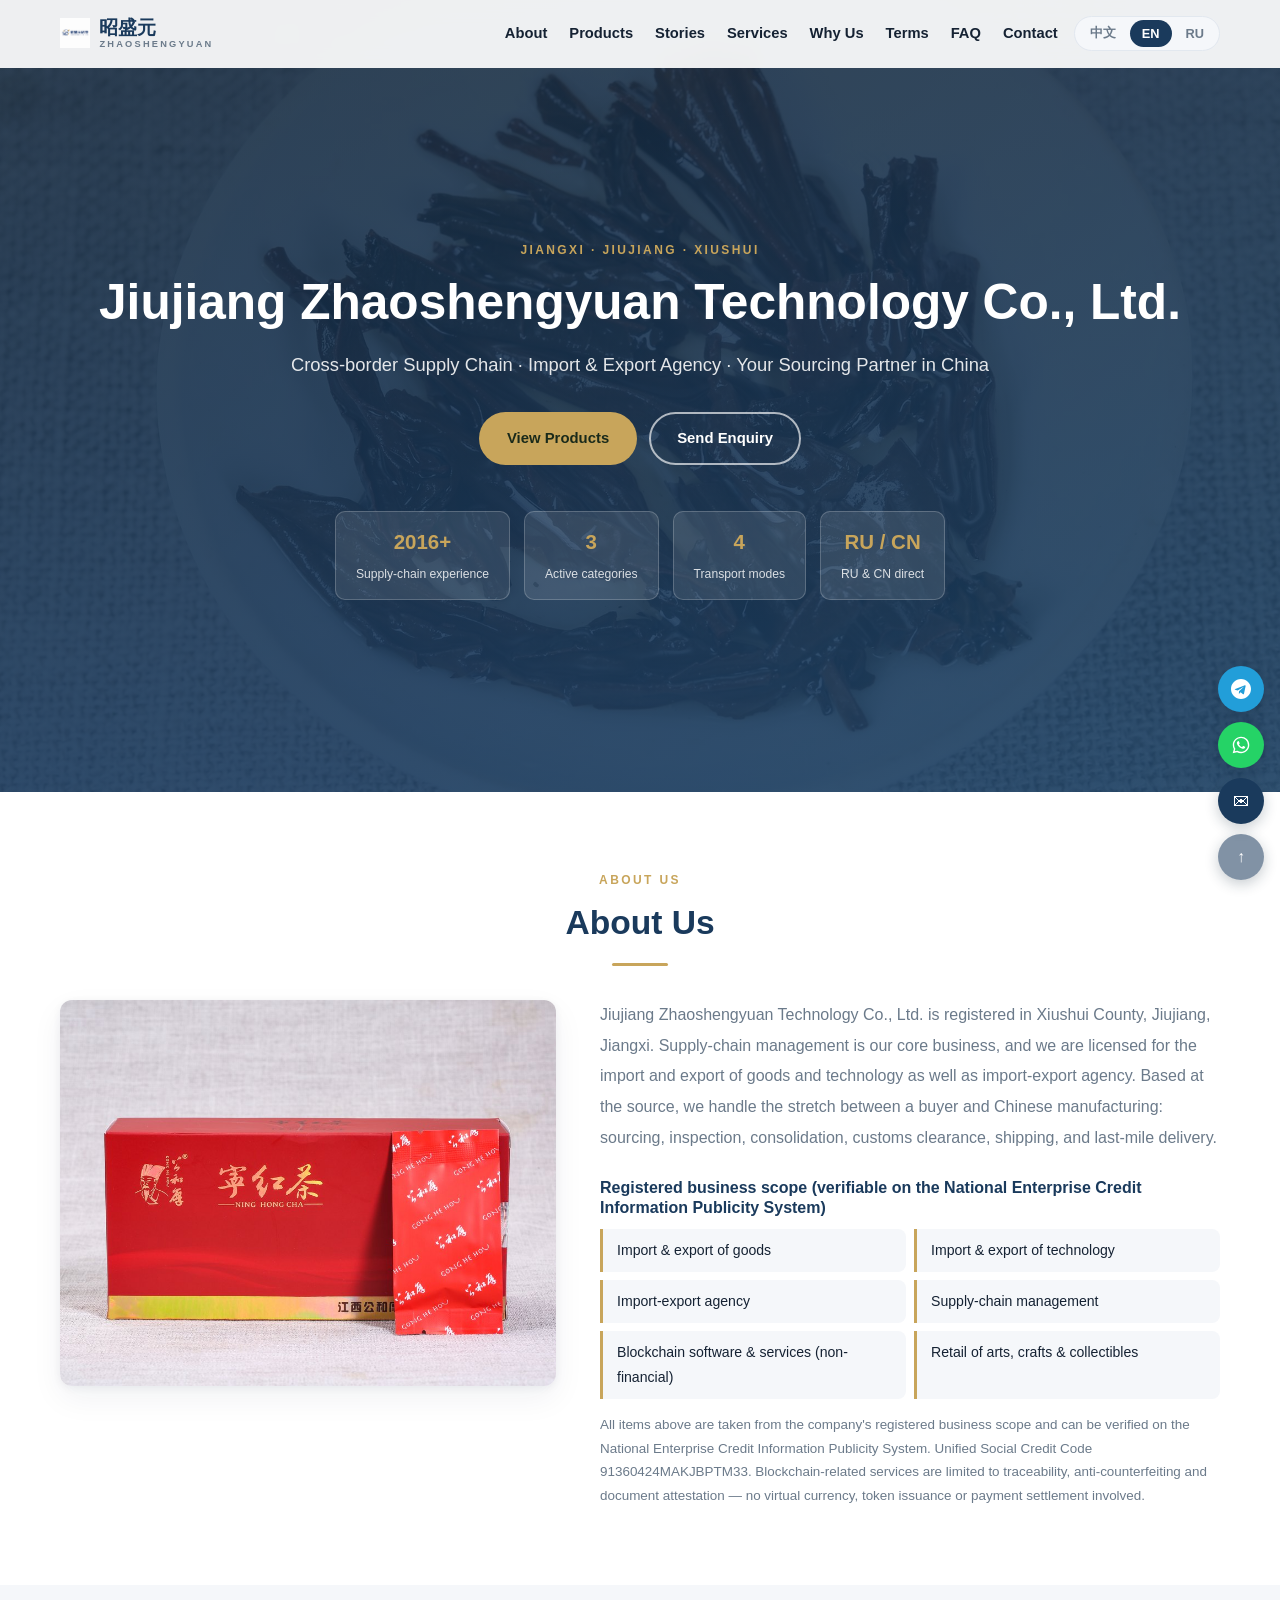
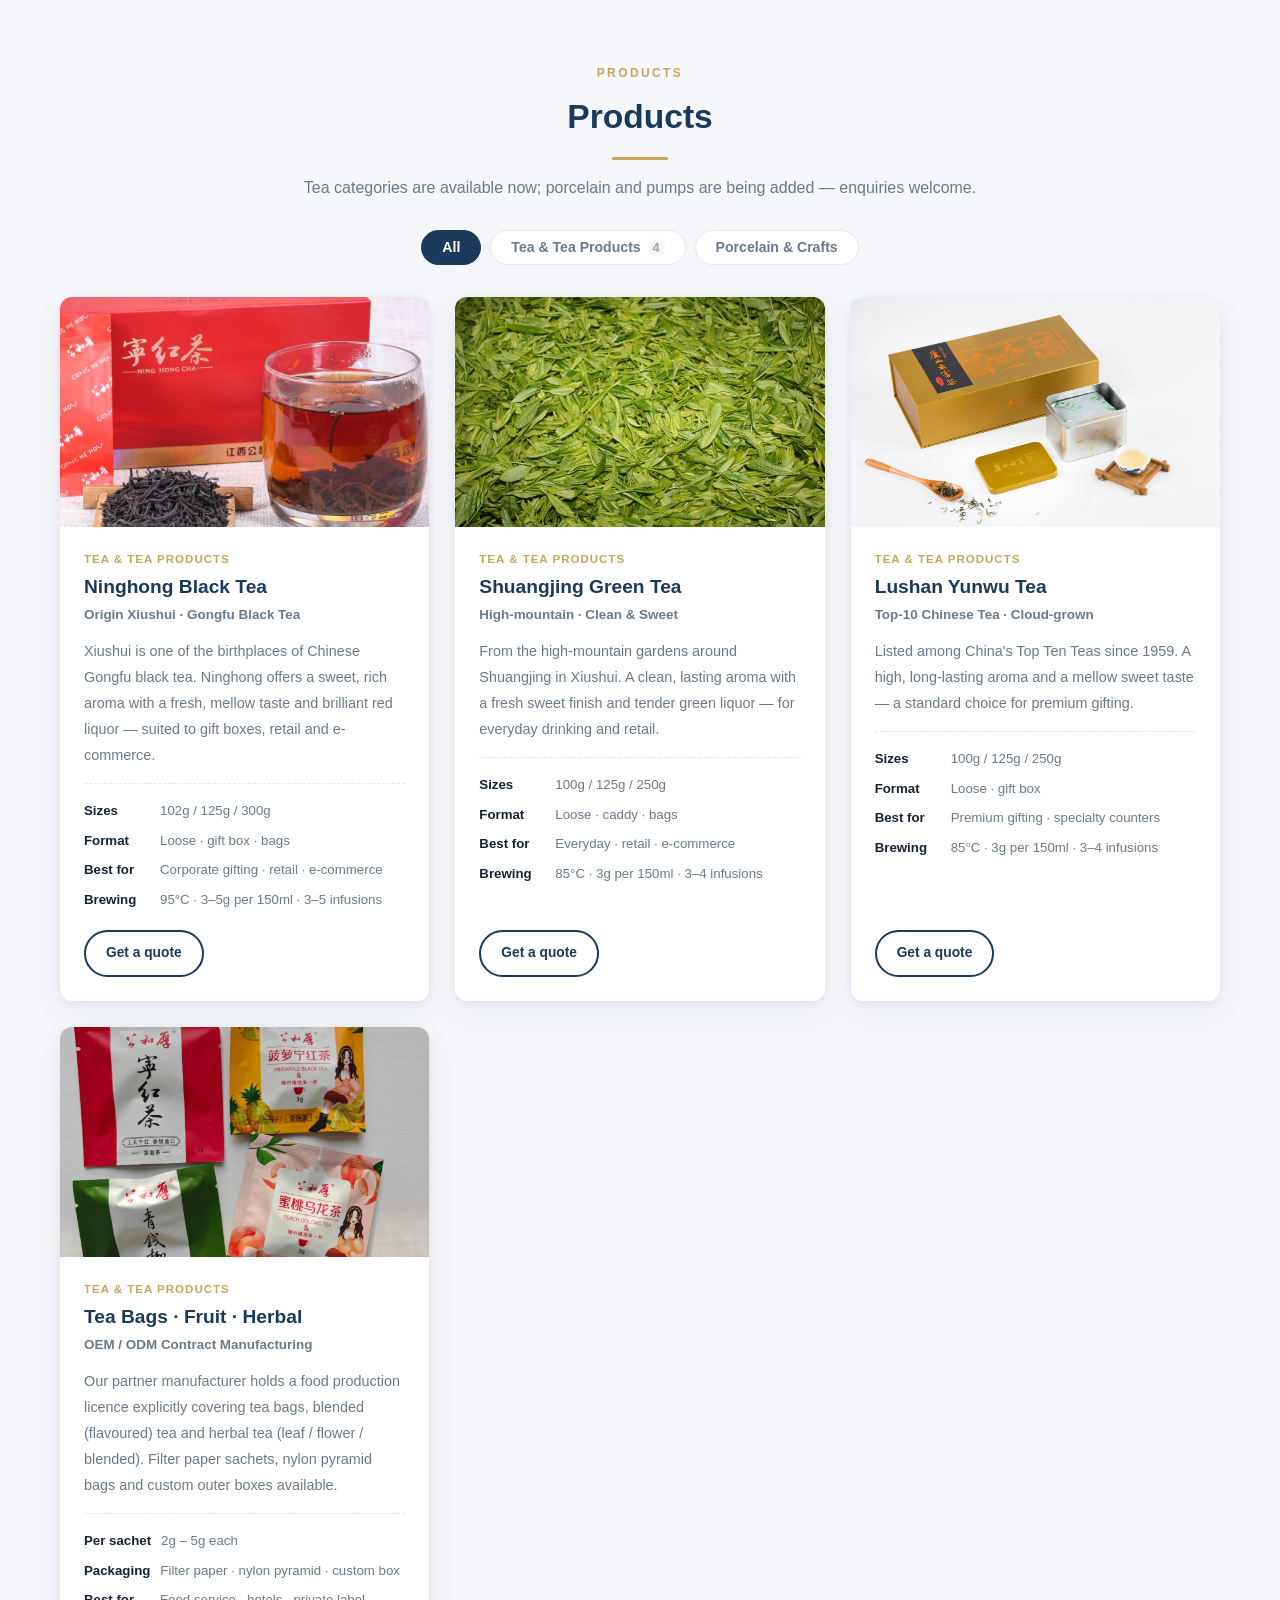
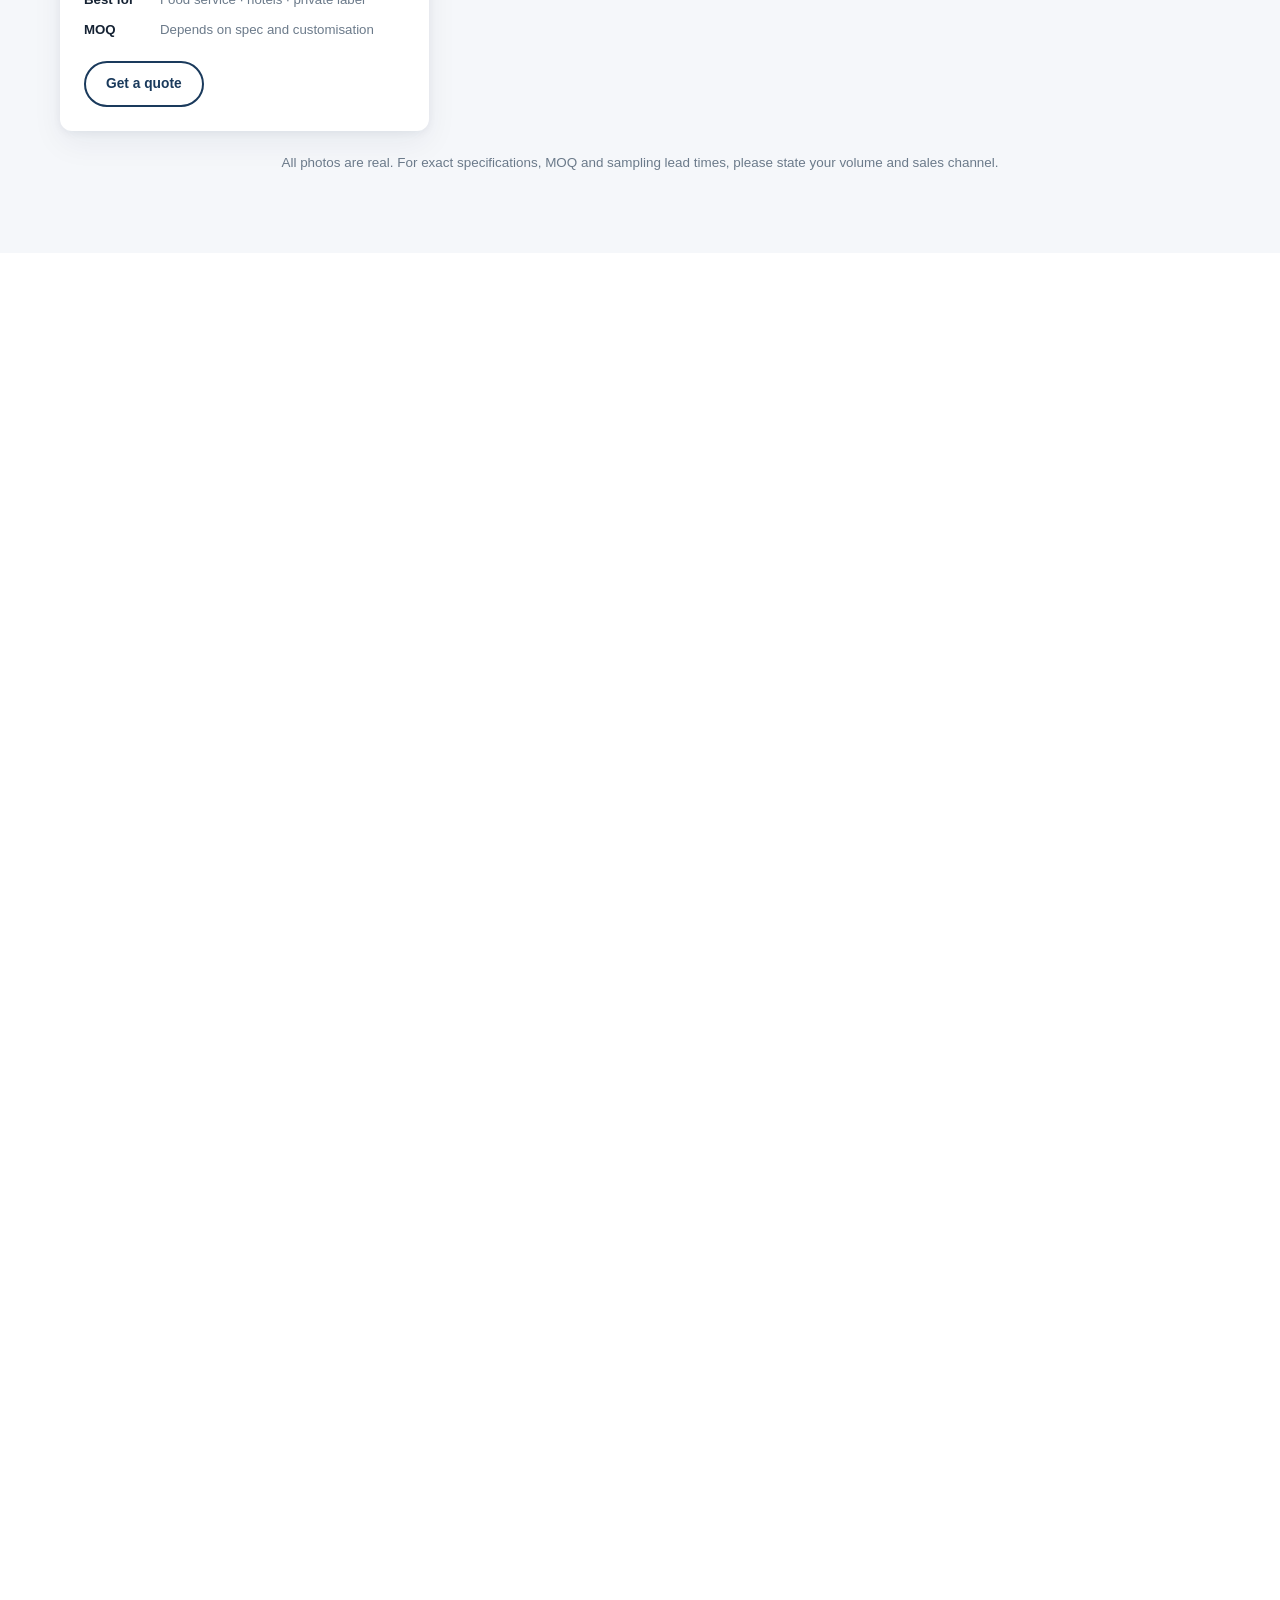
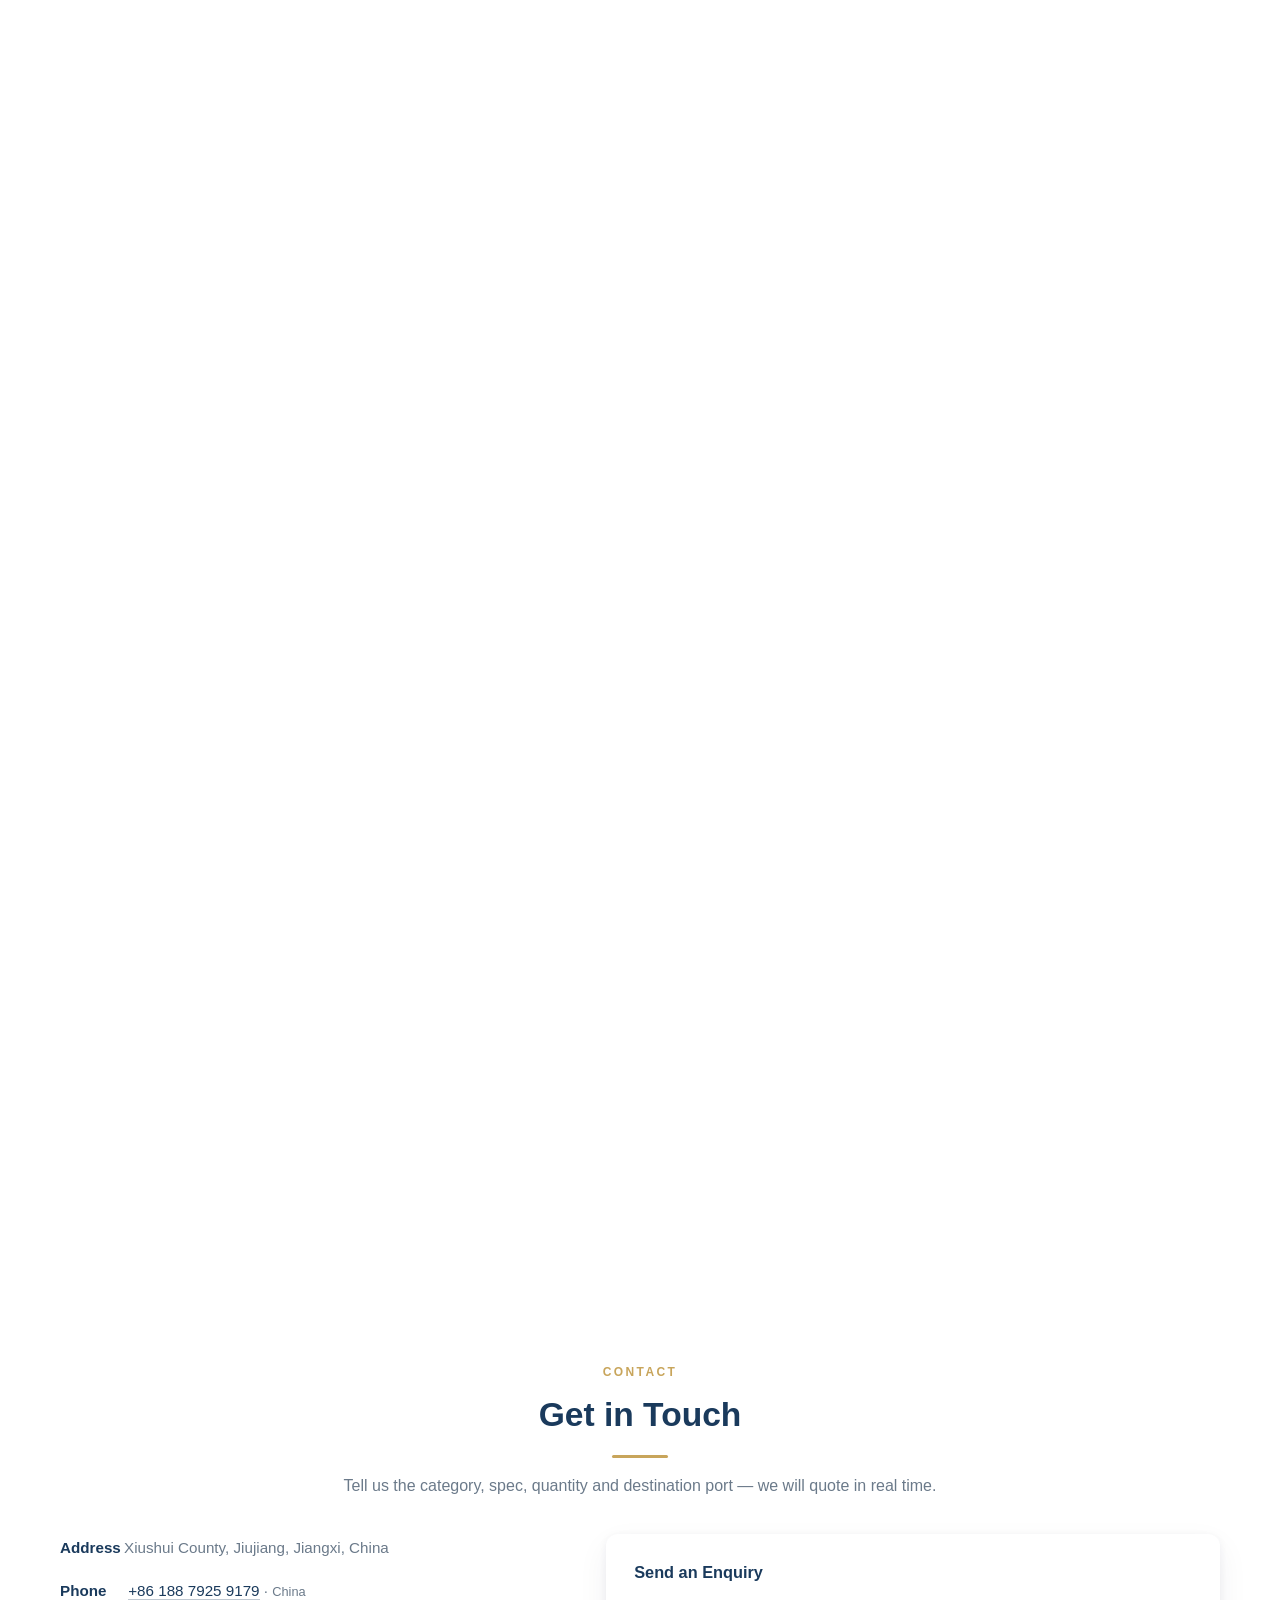
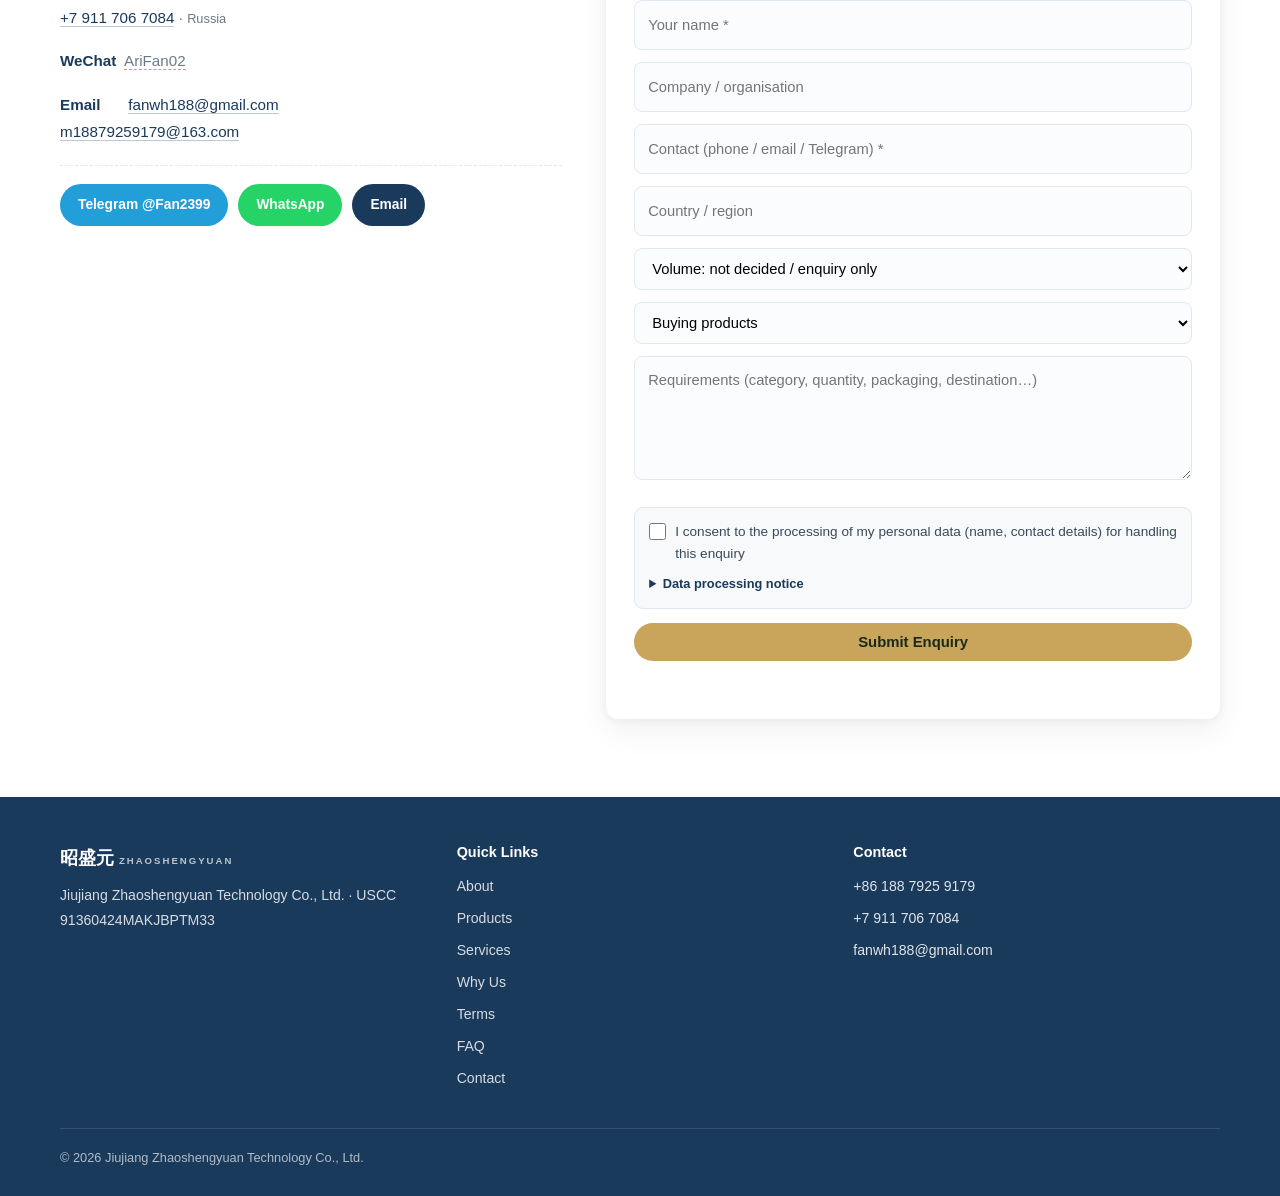
<file: index.html>
<!DOCTYPE html>
<html lang="zh-CN">
<head>
<meta charset="UTF-8">
<meta name="viewport" content="width=device-width, initial-scale=1">
<title id="pageTitle">九江昭盛元科技有限公司 | 跨境供应链 · 茶叶出口</title>
<meta name="description" content="九江昭盛元科技有限公司：供应链管理服务、货物与技术进出口、进出口代理。茶叶产地直采，可选袋泡茶、果茶、花草茶与 OEM/ODM 贴牌代工。">
<link rel="icon" href="assets/img/logo-zsy.png">
<link rel="stylesheet" href="assets/css/style.css">

<meta property="og:type" content="website">
<meta property="og:site_name" content="九江昭盛元科技有限公司">
<meta property="og:title" content="九江昭盛元科技有限公司 | 跨境供应链 · 茶叶出口">
<meta property="og:description" content="进出口资质齐备，产地直采。茶叶、瓷器、机电泵阀，一个窗口对接。">
<meta property="og:image" content="assets/img/hero-bg.jpg">
<meta name="twitter:card" content="summary_large_image">
<meta name="theme-color" content="#1a3a5c">

<noscript><style>.reveal{opacity:1!important;transform:none!important}</style></noscript>

<script type="application/ld+json">
{
  "@context":"https://schema.org","@type":"Organization",
  "name":"九江昭盛元科技有限公司",
  "alternateName":"Jiujiang Zhaoshengyuan Technology Co., Ltd.",
  "description":"供应链管理服务；货物进出口、技术进出口、进出口代理。茶叶产地直采与出口交付。",
  "address":{"@type":"PostalAddress","addressLocality":"修水县","addressRegion":"江西省","addressCountry":"CN"},
  "contactPoint":[
    {"@type":"ContactPoint","telephone":"+86-188-7925-9179","contactType":"sales","availableLanguage":["zh","en","ru"]},
    {"@type":"ContactPoint","telephone":"+7-911-706-7084","contactType":"sales","areaServed":"RU","availableLanguage":["ru","en"]}
  ],
  "email":"fanwh188@gmail.com"
}
</script>
</head>
<body>

<!-- ================= 导航 ================= -->
<header class="topbar" id="topbar">
  <div class="container">
    <a class="brand" href="#home">
      <img src="assets/img/logo-zsy.png" alt="ZSY" onerror="this.style.display='none'">
      <span class="txt">昭盛元<small>ZHAOSHENGYUAN</small></span>
    </a>
    <nav class="navlinks" id="navlinks">
      <a href="#about"      data-i18n="nav.about"></a>
      <a href="#products"   data-i18n="nav.products"></a>
      <a href="#stories"    data-i18n="nav.stories"></a>
      <a href="#capability" data-i18n="nav.capability"></a>
      <a href="#why"        data-i18n="nav.why"></a>
      <a href="#terms"      data-i18n="nav.terms"></a>
      <a href="#faq"        data-i18n="nav.faq"></a>
      <a href="#contact"    data-i18n="nav.contact"></a>
    </nav>
    <div class="right">
      <div class="langswitch" id="langswitch">
        <button type="button" data-lang="zh">中文</button>
        <button type="button" data-lang="en">EN</button>
        <button type="button" data-lang="ru">RU</button>
      </div>
      <button class="navtoggle" id="navtoggle" aria-label="Menu">☰</button>
    </div>
  </div>
</header>

<!-- ================= 首屏 ================= -->
<section id="home" class="hero">
  <div class="hero-bg" id="heroBg"></div>
  <div class="container hero-inner">
    <p class="eyebrow" data-i18n="hero.eyebrow"></p>
    <h1 id="heroTitle"></h1>
    <p class="lead" id="heroSub"></p>
    <div class="hero-cta">
      <a class="btn primary" href="#products" data-i18n="hero.cta1"></a>
      <a class="btn ghost" href="#contact" data-i18n="hero.cta2"></a>
    </div>
    <ul class="hero-facts">
      <li><b>2016+</b><span data-i18n="hero.f1"></span></li>
      <li><b>3</b><span data-i18n="hero.f2"></span></li>
      <li><b>4</b><span data-i18n="hero.f3"></span></li>
      <li><b>RU / CN</b><span data-i18n="hero.f4"></span></li>
    </ul>
  </div>
</section>

<!-- ================= 关于 ================= -->
<section id="about">
  <div class="container wrap-center">
    <p class="eyebrow" data-i18n="about.label"></p>
    <h2 class="title" id="aboutTitle"></h2>
    <div class="divider"></div>
  </div>
  <div class="container aboutgrid">
    <div class="about-img"><img id="aboutImg" src="" alt="About" style="display:none"></div>
    <div>
      <p class="about-desc" id="aboutDesc"></p>
      <h4 class="sub-h" data-i18n="about.qualTitle"></h4>
      <ul class="qual-list" id="qualList"></ul>
      <p class="note" id="qualNote"></p>
    </div>
  </div>
</section>

<!-- ================= 产品中心（后台增删改查） ================= -->
<section id="products" class="alt">
  <div class="container wrap-center">
    <p class="eyebrow" data-i18n="prod.label"></p>
    <h2 class="title" data-i18n="prod.title"></h2>
    <div class="divider"></div>
    <p class="lead" data-i18n="prod.lead"></p>
  </div>
  <div class="container">
    <!-- 一级：品类 -->
    <div class="catfilter" id="catFilter"></div>
    <!-- 二级：子目录（红茶 / 绿茶 / 青花瓷 …），选中一级后自动出现 -->
    <div class="subfilter" id="subFilter"></div>
    <div class="prodgrid" id="prodGrid"></div>
    <div class="empty-note" id="prodEmpty" style="display:none"></div>
    <p class="note" data-i18n="prod.note"></p>
  </div>
</section>

<!-- ================= 产品故事 ================= -->
<section id="stories" class="alt">
  <div class="container wrap-center">
    <p class="eyebrow" data-i18n="story.label"></p>
    <h2 class="title" data-i18n="story.title"></h2>
    <div class="divider"></div>
    <p class="lead" data-i18n="story.lead"></p>
  </div>
  <div class="container">
    <div class="storylist" id="storyList"></div>
    <div class="empty-note" id="storyEmpty" style="display:none"></div>
  </div>
</section>

<!-- ================= 能力 ================= -->
<section id="capability">
  <div class="container wrap-center">
    <p class="eyebrow" data-i18n="cap.label"></p>
    <h2 class="title" id="capTitle"></h2>
    <div class="divider"></div>
    <p class="lead" id="capLead"></p>
  </div>
  <div class="container">
    <ol class="steps" id="capList"></ol>
    <p class="note" id="capNote"></p>
  </div>
</section>

<!-- ================= 为什么选择我们 ================= -->
<section id="why" class="alt">
  <div class="container wrap-center">
    <h2 class="title" id="whyTitle"></h2>
    <div class="divider"></div>
  </div>
  <div class="container grid-2" id="whyGrid"></div>
</section>

<!-- ================= 合作条款 ================= -->
<section id="terms">
  <div class="container wrap-center">
    <h2 class="title" id="termTitle"></h2>
    <div class="divider"></div>
  </div>
  <div class="container grid-2" id="termGrid"></div>
  <div class="container"><p class="note" id="termNote"></p></div>
</section>

<!-- ================= FAQ ================= -->
<section id="faq" class="alt">
  <div class="container wrap-center">
    <p class="eyebrow" data-i18n="faq.label"></p>
    <h2 class="title" data-i18n="faq.title"></h2>
    <div class="divider"></div>
  </div>
  <div class="container faqwrap" id="faqList"></div>
</section>

<!-- ================= 联系 ================= -->
<section id="contact">
  <div class="container wrap-center">
    <p class="eyebrow" data-i18n="contact.label"></p>
    <h2 class="title" data-i18n="contact.title"></h2>
    <div class="divider"></div>
    <p class="lead" data-i18n="contact.lead"></p>
  </div>
  <div class="container contactgrid">
    <ul class="info-list">
      <li><b data-i18n="contact.addr"></b><span id="cAddr"></span></li>
      <li><b data-i18n="contact.phone"></b>
        <span class="clickable">
          <a id="cTelCn" href="tel:+8618879259179"></a> · <span class="tagline" data-i18n="contact.cn"></span><br>
          <a id="cTelRu" href="tel:+79117067084"></a> · <span class="tagline" data-i18n="contact.ru"></span>
        </span>
      </li>
      <li><b data-i18n="contact.wx"></b><span><span class="wxcopy" id="wxCopy" title="点击复制"></span></span></li>
      <li><b data-i18n="contact.mail"></b>
        <span class="clickable">
          <a id="cMail1" href="mailto:fanwh188@gmail.com"></a><br>
          <a id="cMail2" href="mailto:m18879259179@163.com"></a>
        </span>
      </li>
      <li class="quickrow">
        <a class="qbtn tg" href="https://t.me/Fan2399" target="_blank" rel="noopener">Telegram @Fan2399</a>
        <a class="qbtn wa" href="https://wa.me/79117067084" target="_blank" rel="noopener">WhatsApp</a>
        <a class="qbtn em" href="mailto:fanwh188@gmail.com">Email</a>
      </li>
    </ul>

    <form id="contactForm" class="cform">
      <h4 data-i18n="contact.formTitle"></h4>
      <input name="name"    data-i18n-ph="contact.fName"    required>
      <input name="company" data-i18n-ph="contact.fCompany">
      <input name="contact" data-i18n-ph="contact.fContact"  required>
      <input name="country" data-i18n-ph="contact.fCountry">
      <select name="qty">
        <option data-i18n="contact.q1"></option>
        <option data-i18n="contact.q2"></option>
        <option data-i18n="contact.q3"></option>
        <option data-i18n="contact.q4"></option>
        <option data-i18n="contact.q5"></option>
      </select>
      <select name="type">
        <option data-i18n="contact.t1"></option>
        <option data-i18n="contact.t2"></option>
        <option data-i18n="contact.t3"></option>
        <option data-i18n="contact.t4"></option>
        <option data-i18n="contact.t5"></option>
      </select>
      <textarea name="msg" rows="4" data-i18n-ph="contact.fMsg"></textarea>

      <!-- 152-ФЗ：独立的同意勾选框。
           不得默认勾选、不得与提交按钮同步触发、不得嵌入隐私政策文本。
           default unchecked + 拒绝提交 = 合规最低要求。 -->
      <div class="consent">
        <label class="consent-row">
          <input type="checkbox" id="consentBox" name="consent" value="yes">
          <span data-i18n="contact.consent"></span>
        </label>
        <details class="consent-more">
          <summary data-i18n="contact.consentOpen"></summary>
          <p data-i18n="contact.consentText"></p>
        </details>
      </div>

      <button type="submit" class="btn primary" data-i18n="contact.btn"></button>
      <p class="formmsg" id="formmsg"></p>

      <!-- 兜底联系卡：接口失败时自动展开，客户照样能找到我们 -->
      <div class="fbk" id="fbk" hidden>
        <div class="fbk-t" data-i18n="msg.fbTitle"></div>
        <div class="fbk-b">
          <a class="qbtn tg" href="https://t.me/Fan2399" target="_blank" rel="noopener">Telegram @Fan2399</a>
          <a class="qbtn wa" href="https://wa.me/79117067084" target="_blank" rel="noopener">WhatsApp</a>
          <a class="qbtn em" href="mailto:fanwh188@gmail.com">Email</a>
          <a class="qbtn ph" href="tel:+79117067084">+7 911 706 7084</a>
        </div>
        <div class="fbk-tip" data-i18n="msg.fbTip"></div>
      </div>
    </form>
  </div>
</section>

<footer>
  <div class="container">
    <div class="fgrid">
      <div>
        <div class="fbrand">昭盛元 <small>ZHAOSHENGYUAN</small></div>
        <p id="footerNote"></p>
      </div>
      <div>
        <h5 data-i18n="footer.links"></h5>
        <ul id="footerLinks"></ul>
      </div>
      <div>
        <h5 data-i18n="footer.contact"></h5>
        <ul class="foot-contact" id="footContact"></ul>
      </div>
    </div>
    <div class="fbottom">
      <span id="footerCopy"></span>
    </div>
  </div>
</footer>

<div class="floatbar">
  <a class="fb-tg" href="https://t.me/Fan2399" target="_blank" rel="noopener" title="Telegram @Fan2399" aria-label="Telegram">
    <svg viewBox="0 0 24 24" width="20" height="20" fill="currentColor"><path d="M12 0C5.37 0 0 5.37 0 12s5.37 12 12 12 12-5.37 12-12S18.63 0 12 0zm5.56 8.34l-1.98 9.36c-.15.66-.54.82-1.09.51l-3.01-2.22-1.45 1.4c-.16.16-.3.3-.61.3l.21-3.04 5.55-5.02c.24-.21-.05-.33-.37-.12l-6.86 4.32-2.96-.92c-.64-.2-.66-.64.14-.95l11.55-4.45c.54-.2 1.01.13.83.83z"/></svg>
  </a>
  <a class="fb-wa" href="https://wa.me/79117067084" target="_blank" rel="noopener" title="WhatsApp" aria-label="WhatsApp">
    <svg viewBox="0 0 24 24" width="20" height="20" fill="currentColor"><path d="M12.04 2C6.58 2 2.13 6.45 2.13 11.91c0 1.75.46 3.45 1.32 4.95L2 22l5.25-1.38c1.45.79 3.08 1.21 4.79 1.21 5.46 0 9.91-4.45 9.91-9.91 0-2.65-1.03-5.14-2.9-7.01A9.816 9.816 0 0012.04 2zm0 18.15c-1.48 0-2.93-.4-4.2-1.15l-.3-.18-3.12.82.83-3.04-.2-.31a8.264 8.264 0 01-1.26-4.38c0-4.54 3.7-8.23 8.25-8.23 2.2 0 4.27.86 5.82 2.42a8.183 8.183 0 012.41 5.83c0 4.54-3.7 8.22-8.23 8.22zm4.52-6.16c-.25-.12-1.47-.72-1.69-.81-.23-.08-.39-.12-.56.13-.16.24-.64.81-.78.97-.14.17-.29.19-.54.06-.25-.12-1.05-.39-2-1.23-.74-.66-1.24-1.47-1.38-1.72-.15-.25-.02-.38.11-.5.11-.11.25-.29.37-.43.13-.15.17-.25.25-.41.08-.17.04-.31-.02-.44-.06-.12-.56-1.34-.76-1.84-.2-.48-.4-.42-.56-.42h-.48c-.16 0-.43.06-.65.31-.23.25-.86.84-.86 2.05s.88 2.38 1 2.54c.12.17 1.74 2.66 4.22 3.73.59.25 1.05.4 1.41.52.59.19 1.13.16 1.56.1.47-.07 1.47-.6 1.67-1.18.21-.58.21-1.07.15-1.18-.06-.1-.23-.16-.48-.29z"/></svg>
  </a>
  <a class="fb-mail" href="mailto:fanwh188@gmail.com" title="Email" aria-label="Email">✉</a>
  <a class="fb-top" href="#home" title="Top" aria-label="Top">↑</a>
</div>

<script src="assets/js/i18n.js"></script>
<script src="assets/js/main.js"></script>
</body>
</html>
</file>
<file: assets/css/style.css>
/* ============================================================
   九江昭盛元科技有限公司 · 样式
   主色 深蓝 #1a3a5c · 辅色 金 #c8a55b
   ============================================================ */
:root{
  --brand:#1a3a5c; --brand2:#245a7a; --gold:#c8a55b; --gold2:#d8b76b;
  --ink:#152233; --muted:#6b7a8a; --line:#e2e8ef; --bg:#fff; --bg2:#f5f7fa;
  --ok:#2f8f5b; --bad:#c0392b;
  --r:12px; --sh:0 2px 8px rgba(20,40,60,.06), 0 12px 32px rgba(20,40,60,.06);
}
*{box-sizing:border-box}
html{scroll-behavior:smooth; scroll-padding-top:72px}
body{margin:0;background:var(--bg);color:var(--ink);
  font:15px/1.78 -apple-system,BlinkMacSystemFont,"Segoe UI","PingFang SC","Hiragino Sans GB","Microsoft YaHei","WenQuanYi Micro Hei",sans-serif;
  -webkit-font-smoothing:antialiased}
img{max-width:100%;display:block}
a{color:inherit;text-decoration:none}
h1,h2,h3,h4,h5{margin:0;line-height:1.3;font-weight:700}
p{margin:0}
ul,ol{margin:0;padding:0;list-style:none}
:focus-visible{outline:2px solid var(--gold);outline-offset:2px}

.container{width:100%;max-width:1200px;margin:0 auto;padding:0 20px}
section{padding:78px 0}
section.alt{background:var(--bg2)}
.wrap-center{text-align:center;max-width:820px}
.divider{width:56px;height:3px;background:var(--gold);margin:18px auto 0;border-radius:2px}
.eyebrow{font-size:12px;letter-spacing:2.4px;text-transform:uppercase;color:var(--gold);font-weight:700;margin-bottom:10px}
.title{font-size:1.75rem;font-size:clamp(1.5rem,3.4vw,2.1rem);color:var(--brand)}
.lead{color:var(--muted);margin-top:14px;font-size:1rem}
.note{font-size:.84rem;color:var(--muted);text-align:center;margin-top:20px;line-height:1.75}
.sub-h{margin:24px 0 10px;font-size:1rem;color:var(--brand)}

.btn{display:inline-block;padding:11px 26px;border-radius:999px;font-weight:700;font-size:.93rem;
  transition:.22s;border:2px solid transparent;text-align:center}
.btn.primary{background:var(--gold);color:#1a2a1a}
.btn.primary:hover{background:var(--gold2);transform:translateY(-2px);box-shadow:0 8px 18px rgba(200,165,91,.34)}
.btn.ghost{border-color:rgba(255,255,255,.65);color:#fff}
.btn.ghost:hover{background:rgba(255,255,255,.14);transform:translateY(-2px)}
.btn.outline{border-color:var(--brand);color:var(--brand);background:#fff}
.btn.outline:hover{background:var(--brand);color:#fff}
.btn.sm{padding:9px 20px;font-size:.86rem}

/* ---------- 导航 ---------- */
.topbar{position:fixed;top:0;left:0;right:0;z-index:100;height:68px;
  background:rgba(255,255,255,.92);-webkit-backdrop-filter:blur(10px);backdrop-filter:blur(10px);border-bottom:1px solid transparent;transition:.25s}
.topbar.scrolled{border-bottom-color:var(--line);box-shadow:0 2px 14px rgba(20,40,60,.07)}
.topbar .container{display:flex;align-items:center;gap:16px;height:100%}
.brand{display:flex;align-items:center;gap:9px;flex-shrink:0}
.brand img{height:30px;width:auto}
.brand .txt{font-size:1.16rem;font-weight:800;color:var(--brand);line-height:1.1}
.brand .txt small{display:block;font-size:.58rem;letter-spacing:2.2px;color:var(--muted);font-weight:600}
.navlinks{display:flex;gap:22px;margin-left:auto}
.navlinks a{font-size:.92rem;font-weight:600;color:var(--ink);padding:6px 0;position:relative;transition:.2s}
.navlinks a:hover{color:var(--gold)}
.right{display:flex;align-items:center;gap:10px;flex-shrink:0}
.langswitch{display:flex;gap:2px;background:var(--bg2);border:1px solid var(--line);border-radius:999px;padding:3px}
.langswitch button{background:none;border:0;color:var(--muted);padding:5px 12px;border-radius:999px;
  font-size:.8rem;font-weight:700;cursor:pointer;transition:.2s}
.langswitch button.on{background:var(--brand);color:#fff}
.navtoggle{display:none;background:none;border:1px solid var(--line);border-radius:8px;
  width:40px;height:36px;font-size:1.1rem;color:var(--brand);cursor:pointer}

/* ---------- 首屏 ---------- */
.hero{position:relative;min-height:88vh;display:flex;align-items:center;
  padding:120px 0 72px;background:linear-gradient(140deg,#0f2438,#1a3a5c 55%,#245a7a);overflow:hidden}
.hero-bg{position:absolute;inset:0;background-size:cover;background-position:center;opacity:.34}
.hero::after{content:'';position:absolute;inset:0;
  background:linear-gradient(180deg,rgba(15,36,56,.62),rgba(26,58,92,.72))}
.hero-inner{position:relative;z-index:2;text-align:center;color:#fff}
.hero-inner h1{font-size:2.2rem;font-size:clamp(1.85rem,5vw,3.1rem);color:#fff;margin-bottom:16px;line-height:1.25}
.hero-inner .lead{color:rgba(255,255,255,.88);font-size:1.02rem;font-size:clamp(.98rem,2vw,1.15rem);max-width:760px;margin:0 auto}
.hero-cta{display:flex;gap:12px;justify-content:center;margin-top:30px;flex-wrap:wrap}
.hero-facts{display:flex;gap:14px;justify-content:center;margin-top:46px;flex-wrap:wrap}
.hero-facts li{background:rgba(255,255,255,.1);border:1px solid rgba(255,255,255,.2);
  border-radius:10px;padding:12px 20px;min-width:120px;text-align:center}
.hero-facts b{display:block;font-size:1.28rem;color:var(--gold)}
.hero-facts span{font-size:.76rem;color:rgba(255,255,255,.82)}

/* ---------- 关于 ---------- */
.aboutgrid{display:grid;grid-template-columns:minmax(0,1fr) minmax(0,1.25fr);gap:44px;align-items:start;margin-top:34px}
.about-img img{border-radius:var(--r);box-shadow:var(--sh);width:100%}
.about-desc{color:var(--muted);font-size:1rem;line-height:1.92}
.qual-list{display:grid;grid-template-columns:repeat(auto-fit,minmax(210px,1fr));gap:8px}
.qual-list li{background:var(--bg2);border-left:3px solid var(--gold);border-radius:0 8px 8px 0;
  padding:9px 14px;font-size:.88rem;color:var(--ink)}
.qual-list + .note, #qualNote{text-align:left;margin-top:14px}

/* ---------- 产品 ---------- */
.catfilter{display:flex;gap:9px;justify-content:center;flex-wrap:wrap;margin:28px 0 32px}
.catbtn{background:#fff;border:1px solid var(--line);border-radius:999px;padding:8px 20px;
  font-size:.88rem;font-weight:600;color:var(--muted);cursor:pointer;transition:.2s}
.catbtn:hover{border-color:var(--brand);color:var(--brand)}
.catbtn.on{background:var(--brand);color:#fff;border-color:var(--brand)}

/* ---------- 二级子目录 ----------
   视觉上刻意比一级轻：一级是实心胶囊，二级是描边小胶囊 + 上分隔线，
   让层级关系一眼可辨，不会误以为是两个并列的筛选器。 */
.subfilter{display:none;gap:8px;justify-content:center;flex-wrap:wrap;
  margin:-18px 0 26px;padding-top:16px;border-top:1px dashed var(--line)}
.subbtn{background:transparent;border:1px solid #dfe6ee;border-radius:999px;
  padding:5px 15px;font-size:.82rem;font-weight:500;color:#6b7a8a;cursor:pointer;transition:.18s}
.subbtn:hover{border-color:var(--brand);color:var(--brand);background:#f7f9fb}
.subbtn.on{background:#eef4f9;border-color:var(--brand);color:var(--brand);font-weight:700}
.catbtn .cnt,.subbtn .cnt{display:inline-block;min-width:17px;margin-left:3px;
  padding:0 4px;border-radius:8px;background:rgba(0,0,0,.06);
  font-size:.72rem;line-height:17px;text-align:center;font-weight:600}
.catbtn.on .cnt,.subbtn.on .cnt{background:rgba(255,255,255,.24)}

/* ---------- 产品故事 ----------
   编辑式长文：左侧图 + 右侧年代/标题，正文默认折叠三行，
   点开全文。参考 TWG、Fortnum & Mason、Tao of Tea 的做法——
   故事区不做参数罗列，参数交给产品卡，故事只负责建立信任。 */
.storylist{display:flex;flex-direction:column;gap:22px;margin-top:34px}
.scard{background:#fff;border:1px solid var(--line);border-radius:12px;
  padding:26px 28px;transition:.22s}
.scard:hover{border-color:#c9d6e3;box-shadow:0 6px 22px rgba(26,58,92,.07)}
.scard-top{display:grid;grid-template-columns:170px minmax(0,1fr);gap:24px;align-items:center}
.scard-img{width:170px;height:118px;border-radius:9px;overflow:hidden;background:#f0f4f8}
.scard-img img{width:100%;height:100%;object-fit:cover;display:block}
.sera{display:inline-block;margin-bottom:8px;padding:3px 11px;border-radius:999px;
  background:#eef4f9;color:var(--brand);font-size:.75rem;font-weight:700;letter-spacing:.02em}
.scard-head h3{margin:0 0 5px;font-size:1.18rem;color:var(--brand)}
.stitle{font-size:1.02rem;font-weight:600;color:#3a4a5c;line-height:1.5}
.stags{display:flex;gap:7px;flex-wrap:wrap;margin-top:11px}
.stag{padding:3px 10px;border:1px solid var(--line);border-radius:5px;
  font-size:.74rem;color:var(--muted);background:#fbfcfd}
.sbody{margin-top:18px;max-height:6.9em;overflow:hidden;position:relative;transition:max-height .3s}
.sbody::after{content:'';position:absolute;left:0;right:0;bottom:0;height:2.6em;
  background:linear-gradient(transparent,#fff 78%);pointer-events:none}
.scard.open .sbody{max-height:2600px}
.scard.open .sbody::after{display:none}
.sbody p{margin:0 0 .85em;font-size:.93rem;line-height:1.85;color:#4a5a6a}
.sbody p:last-child{margin-bottom:0}
.stoggle{margin-top:14px;background:none;border:0;padding:0;
  color:var(--brand);font-size:.86rem;font-weight:700;cursor:pointer;
  border-bottom:1px solid transparent;transition:.18s}
.stoggle:hover{border-bottom-color:var(--brand)}
@media(max-width:660px){
  .scard{padding:20px}
  .scard-top{grid-template-columns:1fr;gap:14px}
  .scard-img{width:100%;height:170px}
}
.catbtn .cnt{opacity:.7;font-size:.8rem}

.prodgrid{display:grid;grid-template-columns:repeat(auto-fit,minmax(330px,1fr));gap:26px}
.pcard{background:#fff;border-radius:var(--r);overflow:hidden;box-shadow:var(--sh);
  display:flex;flex-direction:column;transition:.28s}
.pcard:hover{transform:translateY(-6px);box-shadow:0 6px 14px rgba(20,40,60,.08),0 22px 48px rgba(20,40,60,.12)}
.pcard-img{height:230px;background:var(--bg2);overflow:hidden}
.pcard-img img{width:100%;height:100%;object-fit:cover;transition:.5s}
.pcard:hover .pcard-img img{transform:scale(1.05)}
.pcard-body{padding:22px 24px 24px;display:flex;flex-direction:column;flex:1}
.pcard-cat{font-size:.72rem;letter-spacing:1px;text-transform:uppercase;color:var(--gold);font-weight:700}
.pcard-body h3{font-size:1.2rem;color:var(--brand);margin:6px 0 3px}
.pcard-sub{font-size:.84rem;color:var(--muted);font-weight:600;margin-bottom:12px}
.pcard-body p{font-size:.9rem;color:var(--muted);line-height:1.8;margin-bottom:14px}
.spec-list{border-top:1px dashed var(--line);padding-top:12px;margin-bottom:16px}
.spec-list li{display:flex;gap:10px;font-size:.83rem;padding:3px 0;color:var(--muted)}
.spec-list li b{color:var(--ink);font-weight:700;flex-shrink:0;min-width:66px}
.pcard-body .btn{margin-top:auto;align-self:flex-start}
.empty-note{background:#fff;border:1px dashed var(--line);border-radius:var(--r);
  padding:34px 24px;text-align:center;color:var(--muted);font-size:.92rem}

/* ---------- 能力步骤 ---------- */
.steps{display:grid;grid-template-columns:repeat(auto-fit,minmax(240px,1fr));gap:14px;margin-top:34px}
.steps li{background:#fff;border-radius:10px;padding:16px 18px;box-shadow:var(--sh);
  display:flex;gap:12px;align-items:flex-start}
.steps li b{flex-shrink:0;width:26px;height:26px;border-radius:50%;background:var(--brand);color:#fff;
  display:flex;align-items:center;justify-content:center;font-size:.82rem}
.steps li span{font-size:.88rem;color:var(--muted);line-height:1.7}

/* ---------- 通用卡片 ---------- */
.grid-2{display:grid;grid-template-columns:repeat(auto-fit,minmax(300px,1fr));gap:18px;margin-top:34px}
.mini-card{background:#fff;border-radius:10px;padding:20px 22px;box-shadow:var(--sh);border-left:3px solid var(--gold)}
.mini-card h4{color:var(--brand);font-size:1rem;margin-bottom:7px}
.mini-card p{font-size:.88rem;color:var(--muted);line-height:1.78}

/* ---------- FAQ ---------- */
.faqwrap{max-width:860px;margin:0 auto}
.fq{background:#fff;border-radius:10px;margin-bottom:11px;box-shadow:var(--sh);overflow:hidden}
.fq summary{padding:16px 22px;cursor:pointer;font-weight:700;color:var(--brand);font-size:.96rem;list-style:none}
.fq summary::-webkit-details-marker{display:none}
.fq summary::after{content:'+';float:right;color:var(--gold);font-size:1.2rem;font-weight:800}
.fq[open] summary::after{content:'−'}
.fq .fa{padding:0 22px 18px;font-size:.9rem;color:var(--muted);line-height:1.85}

/* ---------- 联系 ---------- */
.contactgrid{display:grid;grid-template-columns:minmax(0,.9fr) minmax(0,1.1fr);gap:44px;align-items:start;margin-top:34px}
.info-list li{margin-bottom:16px;font-size:.95rem}
.info-list li b{display:inline-block;min-width:64px;color:var(--brand)}
.info-list li span{color:var(--muted)}
.clickable a{color:var(--brand);border-bottom:1px solid rgba(26,58,92,.28);word-break:break-all;transition:.2s}
.clickable a:hover{color:var(--gold);border-bottom-color:var(--gold)}
.tagline{font-size:.8rem;color:var(--muted)}
.wxcopy{cursor:pointer;color:var(--brand);border-bottom:1px dashed var(--gold);user-select:all;transition:.2s}
.wxcopy:hover{color:var(--gold)}
.wxcopy.copied{color:var(--ok);font-weight:700}
.quickrow{display:flex;gap:10px;flex-wrap:wrap;margin-top:20px;padding-top:18px;border-top:1px dashed var(--line)}
.qbtn{padding:9px 18px;border-radius:999px;font-size:.86rem;font-weight:700;transition:.22s}
.qbtn.tg{background:#229ED9;color:#fff}
.qbtn.tg:hover{background:#1c8bc0;transform:translateY(-2px)}
.qbtn.wa{background:#25D366;color:#fff}
.qbtn.wa:hover{background:#1ebc59;transform:translateY(-2px)}
.qbtn.em{background:var(--brand);color:#fff}
.qbtn.em:hover{background:var(--brand2);transform:translateY(-2px)}

.cform{background:#fff;border-radius:var(--r);padding:28px;box-shadow:var(--sh)}
.cform h4{margin-bottom:16px;color:var(--brand);font-size:1.02rem}
.cform input,.cform select,.cform textarea{width:100%;border:1px solid var(--line);border-radius:8px;
  padding:11px 13px;margin-bottom:12px;font:inherit;font-size:.92rem;background:#fbfcfe;transition:.16s}
.cform input:focus,.cform select:focus,.cform textarea:focus{outline:none;border-color:var(--brand);
  background:#fff;box-shadow:0 0 0 3px rgba(26,58,92,.08)}
.cform textarea{resize:vertical;line-height:1.7}
.cform button{width:100%;border:0}

/* 152-ФЗ 同意区：独立勾选框 + 可展开说明 */
.consent{margin:6px 0 14px;padding:13px 14px;background:#f7f9fb;
  border:1px solid var(--line);border-radius:9px}
.consent-row{display:flex;gap:9px;align-items:flex-start;cursor:pointer;
  font-size:.85rem;line-height:1.6;color:#3a4a5c}
.consent-row input{width:17px!important;height:17px;margin:2px 0 0!important;
  flex-shrink:0;accent-color:var(--brand);cursor:pointer}
.consent-more{margin-top:8px}
.consent-more summary{font-size:.8rem;color:var(--brand);cursor:pointer;
  font-weight:600;user-select:none}
.consent-more summary:hover{text-decoration:underline}
.consent-more p{margin-top:7px;font-size:.78rem;line-height:1.65;color:#6b7a8a}
.consent.warn{border-color:#e8b4a8;background:#fdf3f0}
.consent.warn .consent-row{color:#a33}

/* 兜底联系卡：接口失败时展开，保证客户永不失联 */
.fbk{margin-top:14px;padding:16px;background:linear-gradient(160deg,#fff8f4,#fdf3ef);
  border:1px solid #f0c9b8;border-radius:11px;text-align:center;
  animation:fbkin .28s ease both}
@keyframes fbkin{from{opacity:0;transform:translateY(-6px)}to{opacity:1;transform:none}}
.fbk[hidden]{display:none}
.fbk-t{font-weight:700;color:#a8412a;font-size:.94rem;margin-bottom:11px}
.fbk-b{display:grid;grid-template-columns:1fr 1fr;gap:8px}
.fbk-b .qbtn{display:flex;align-items:center;justify-content:center;
  min-height:42px;padding:9px 8px;border-radius:9px;font-size:.84rem;
  font-weight:600;text-decoration:none;transition:.16s}
.fbk-b .qbtn.tg{background:#229ED9;color:#fff}
.fbk-b .qbtn.wa{background:#25D366;color:#fff}
.fbk-b .qbtn.em{background:#1a3a5c;color:#fff}
.fbk-b .qbtn.ph{background:#fff;color:#1a3a5c;border:1px solid var(--line)}
.fbk-b .qbtn:hover{transform:translateY(-1px);filter:brightness(1.06)}
.fbk-tip{margin-top:10px;font-size:.76rem;color:#8a6a5c;line-height:1.6}
@media(max-width:420px){.fbk-b{grid-template-columns:1fr}}
.formmsg{min-height:20px;margin-top:10px;font-size:.88rem;font-weight:600;text-align:center}
.formmsg.ok{color:var(--ok)}
.formmsg.bad{color:var(--bad)}

/* ---------- 页脚 ---------- */
footer{background:var(--brand);color:rgba(255,255,255,.82);padding:46px 0 26px;font-size:.88rem}
.fgrid{display:grid;grid-template-columns:repeat(auto-fit,minmax(220px,1fr));gap:30px}
.fbrand{font-size:1.1rem;font-weight:800;color:#fff;margin-bottom:8px}
.fbrand small{font-size:.6rem;letter-spacing:2px;opacity:.7;font-weight:600}
footer h5{color:#fff;font-size:.9rem;margin-bottom:12px}
footer ul li{margin-bottom:7px}
footer ul li a:hover{color:var(--gold)}
.foot-contact a{color:rgba(255,255,255,.86)}
.fbottom{margin-top:30px;padding-top:18px;border-top:1px solid rgba(255,255,255,.14);
  display:flex;justify-content:space-between;gap:12px;flex-wrap:wrap;font-size:.8rem;opacity:.8}

/* ---------- 悬浮条 ---------- */
.floatbar{position:fixed;right:16px;bottom:20px;z-index:95;display:flex;flex-direction:column;gap:10px}
.floatbar a{width:46px;height:46px;border-radius:50%;display:flex;align-items:center;justify-content:center;
  color:#fff;font-size:1rem;box-shadow:0 4px 14px rgba(20,40,60,.24);transition:.22s}
.floatbar a:hover{transform:translateY(-3px) scale(1.05)}
.floatbar .fb-tg{background:#229ED9}
.floatbar .fb-wa{background:#25D366}
.floatbar .fb-mail{background:var(--brand)}
.floatbar .fb-top{background:rgba(26,58,92,.55);-webkit-backdrop-filter:blur(4px);backdrop-filter:blur(4px)}
.floatbar .fb-top:hover{background:var(--brand)}

/* ---------- 滚动淡入 ---------- */
.reveal{opacity:0;transform:translateY(22px);transition:opacity .7s ease,transform .7s ease}
.reveal.in{opacity:1;transform:none}

/* ---------- 响应式 ---------- */
@media (max-width:980px){
  .aboutgrid,.contactgrid{grid-template-columns:1fr;gap:30px}
  .about-img{max-width:520px}
}
@media (max-width:860px){
  section{padding:56px 0}
  .navtoggle{display:block}
  .navlinks{position:fixed;top:68px;left:0;right:0;background:#fff;flex-direction:column;gap:0;
    padding:8px 0;border-bottom:1px solid var(--line);box-shadow:0 10px 24px rgba(20,40,60,.1);display:none}
  .navlinks.open{display:flex}
  .navlinks a{padding:14px 22px;border-top:1px solid #f2f5f8}
  .hero{min-height:auto;padding:110px 0 56px}
  .hero-facts li{min-width:104px;padding:10px 14px}
}
@media (max-width:560px){
  .container{padding:0 16px}
  .brand .txt small{display:none}
  .hero-cta .btn{flex:1;min-width:150px}
  .floatbar{right:10px;bottom:14px;gap:8px}
  .floatbar a{width:40px;height:40px}
  .floatbar a svg{width:17px!important;height:17px!important}
  .qbtn{flex:1;min-width:100px;text-align:center}
  .cform{padding:20px}
  .steps li,.mini-card{padding:14px 16px}
  .fbottom{flex-direction:column}
}
/* 减少动效偏好 */
@media (prefers-reduced-motion:reduce){
  .reveal{opacity:1;transform:none;transition:none}
  html{scroll-behavior:auto}
}
/* 打印 */
@media print{
  .topbar,.floatbar,.hero-cta{display:none!important}
  .reveal{opacity:1!important;transform:none!important}
  body{background:#fff}
}


/* ---------- 旧内核兼容兜底 ----------
   去掉 min() 后，固定 minmax 值在极窄屏可能溢出，
   这里用媒体查询强制单列，覆盖到 320px。 */
@media(max-width:400px){
  .prodgrid{grid-template-columns:1fr}
}
@media(max-width:360px){
  .grid-2{grid-template-columns:1fr}
}
@media(max-width:320px){
  .steps{grid-template-columns:1fr}
  .fgrid{grid-template-columns:1fr}
}
</file>
